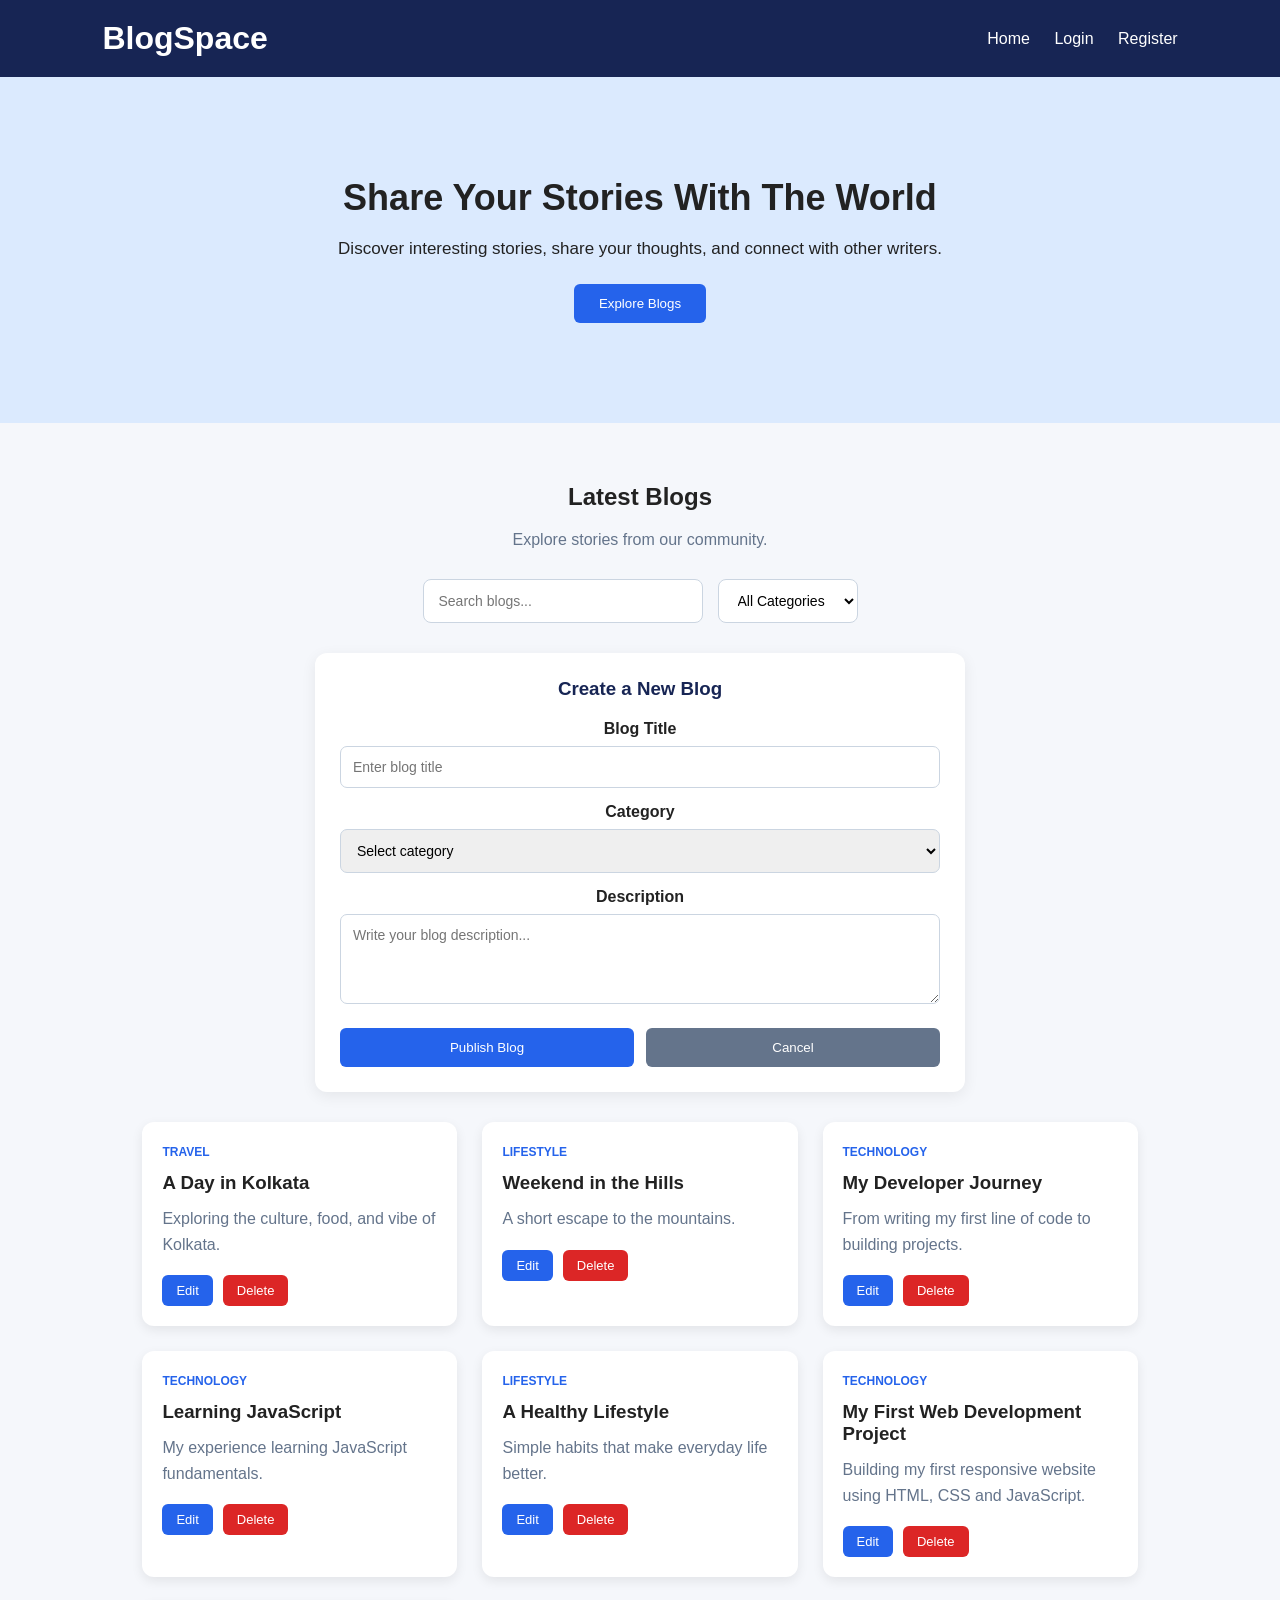
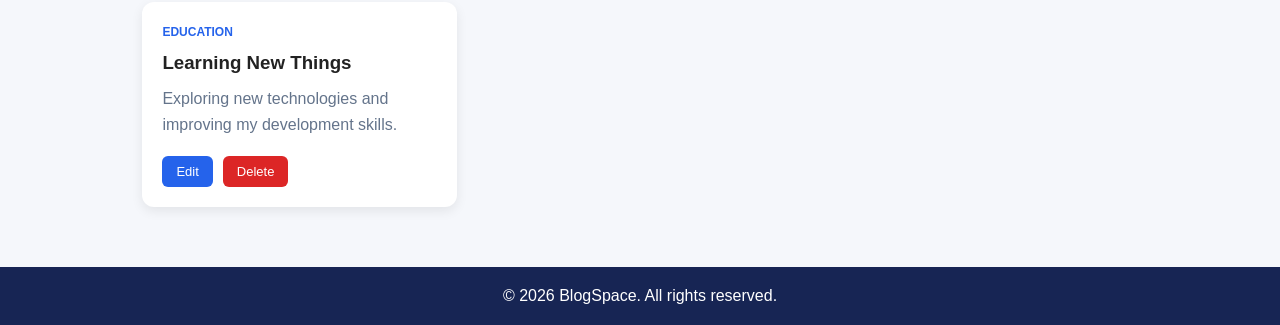
<file: index.html>
<!DOCTYPE html>
<html lang="en">
<head>
    <meta charset="UTF-8">
    <meta name="viewport" content="width=device-width, initial-scale=1.0">

    <title>BlogSpace | Home</title>

    <link rel="stylesheet" href="css/style.css">
</head>
<body>

    <header>
        <h1>BlogSpace</h1>

        <nav>
            <a href="index.html">Home</a>
            <a href="login.html">Login</a>
            <a href="register.html">Register</a>
        </nav>
    </header>

    <main>
        <section class="hero">
            <h2>Share Your Stories With The World</h2>

            <p>
                Discover interesting stories, share your thoughts,
                and connect with other writers.
            </p>

            <button id="exploreBtn">Explore Blogs</button>
        </section>

        

<section class="blogs" id="blogs">
    <h2>Latest Blogs</h2>

    <p class="section-description">
        Explore stories from our community.
    </p>

    <div class="blog-controls">
        <input
            type="search"
            id="searchInput"
            placeholder="Search blogs..."
        >

        <select id="categoryFilter">
            <option value="All">All Categories</option>
            <option value="Travel">Travel</option>
            <option value="Lifestyle">Lifestyle</option>
            <option value="Technology">Technology</option>
        </select>
    </div>

    
<!-- CREATE / EDIT BLOG FORM -->

<div class="blog-editor" id="blogEditor">

    <h3 id="editorTitle">Create a New Blog</h3>

    <form id="blogForm">

        <label for="blogTitle">Blog Title</label>
        <input
            type="text"
            id="blogTitle"
            placeholder="Enter blog title"
            required
            minlength="3"
        >

        <label for="blogCategory">Category</label>
        <select id="blogCategory" required>
            <option value="">Select category</option>
            <option value="Travel">Travel</option>
            <option value="Lifestyle">Lifestyle</option>
            <option value="Technology">Technology</option>
            <option value="Education">Education</option>
        </select>

        <label for="blogDescription">Description</label>
        <textarea
            id="blogDescription"
            placeholder="Write your blog description..."
            required
            minlength="10"
            rows="4"
        ></textarea>

        <div class="editor-actions">
            <button type="submit" id="saveBlogBtn">
                Publish Blog
            </button>

            <button type="button" id="cancelEditBtn">
                Cancel
            </button>
        </div>

    </form>
    
<div
    id="statusMessage"
    class="status-message"
    role="status"
    aria-live="polite"
></div>


</div>


    <div class="blog-grid" id="blogGrid">
        <!-- JavaScript will insert blog cards here -->
    </div>

    <p id="emptyMessage" hidden>
        No blogs found. Try another search!
    </p>
</section>


    </main>

    <footer>
        <p>&copy; 2026 BlogSpace. All rights reserved.</p>
    </footer>

    <script src="js/main.js"></script>

</body>
</html>
</file>
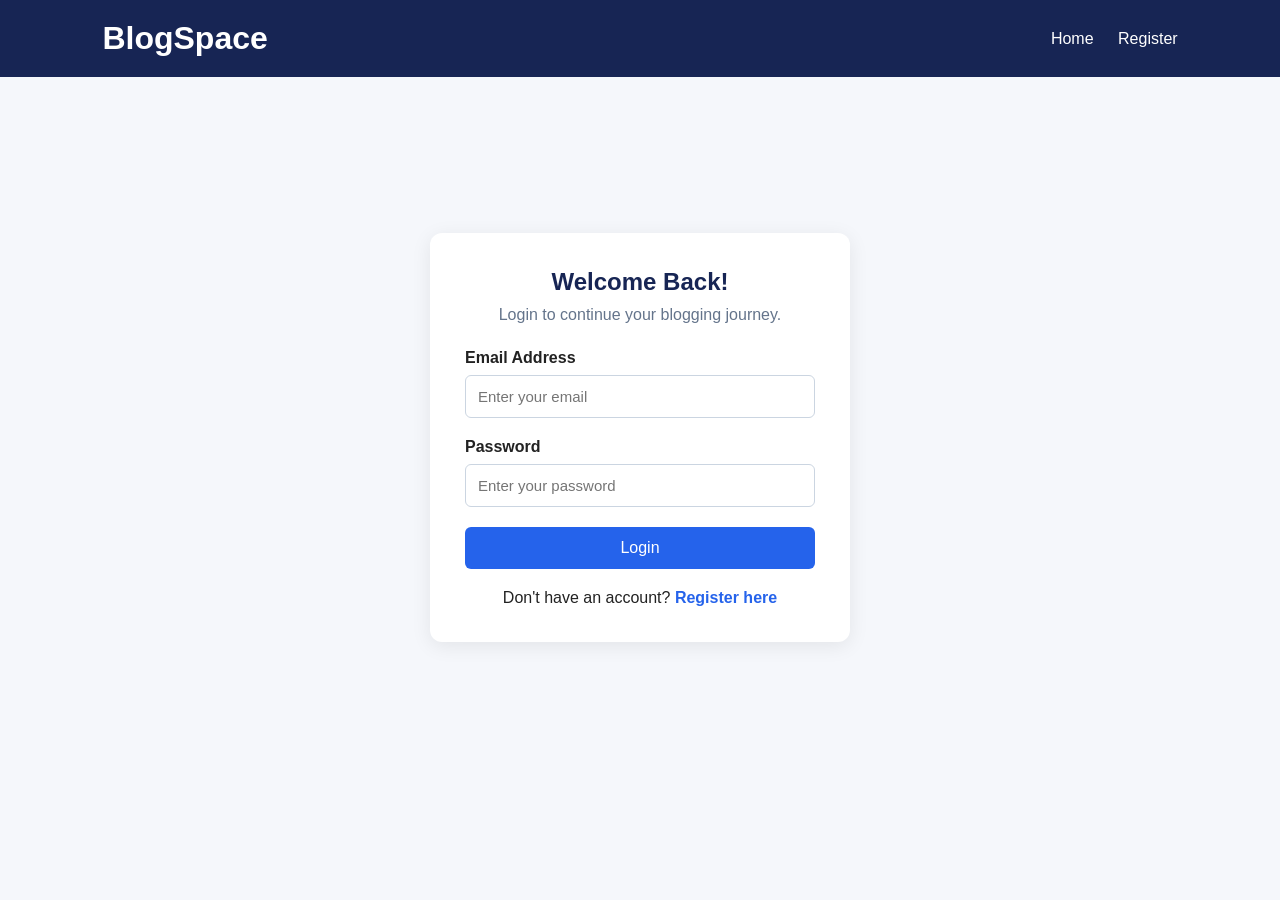
<file: login.html>
<!DOCTYPE html>
<html lang="en">
<head>
    <meta charset="UTF-8">
    <meta name="viewport" content="width=device-width, initial-scale=1.0">
    <title>Login | BlogSpace</title>
    <link rel="stylesheet" href="css/style.css">
</head>
<body>

    <header>
        <h1>BlogSpace</h1>
        <nav>
            <a href="index.html">Home</a>
            <a href="register.html">Register</a>
        </nav>
    </header>

    <main class="auth-container">
        <form class="auth-form" id="loginForm">

            <h2>Welcome Back!</h2>
            <p>Login to continue your blogging journey.</p>

            <label for="loginEmail">Email Address</label>
            <input
                type="email"
                id="loginEmail"
                placeholder="Enter your email"
                required
            >

            <label for="loginPassword">Password</label>
            <input
                type="password"
                id="loginPassword"
                placeholder="Enter your password"
                required
                minlength="6"
            >

            <button type="submit">Login</button>

            <p id="loginMessage" class="form-message"
               aria-live="polite"></p>

            <p class="auth-link">
                Don't have an account?
                <a href="register.html">Register here</a>
            </p>

        </form>
    </main>

    <script src="js/auth.js"></script>
</body>
</html>
</file>
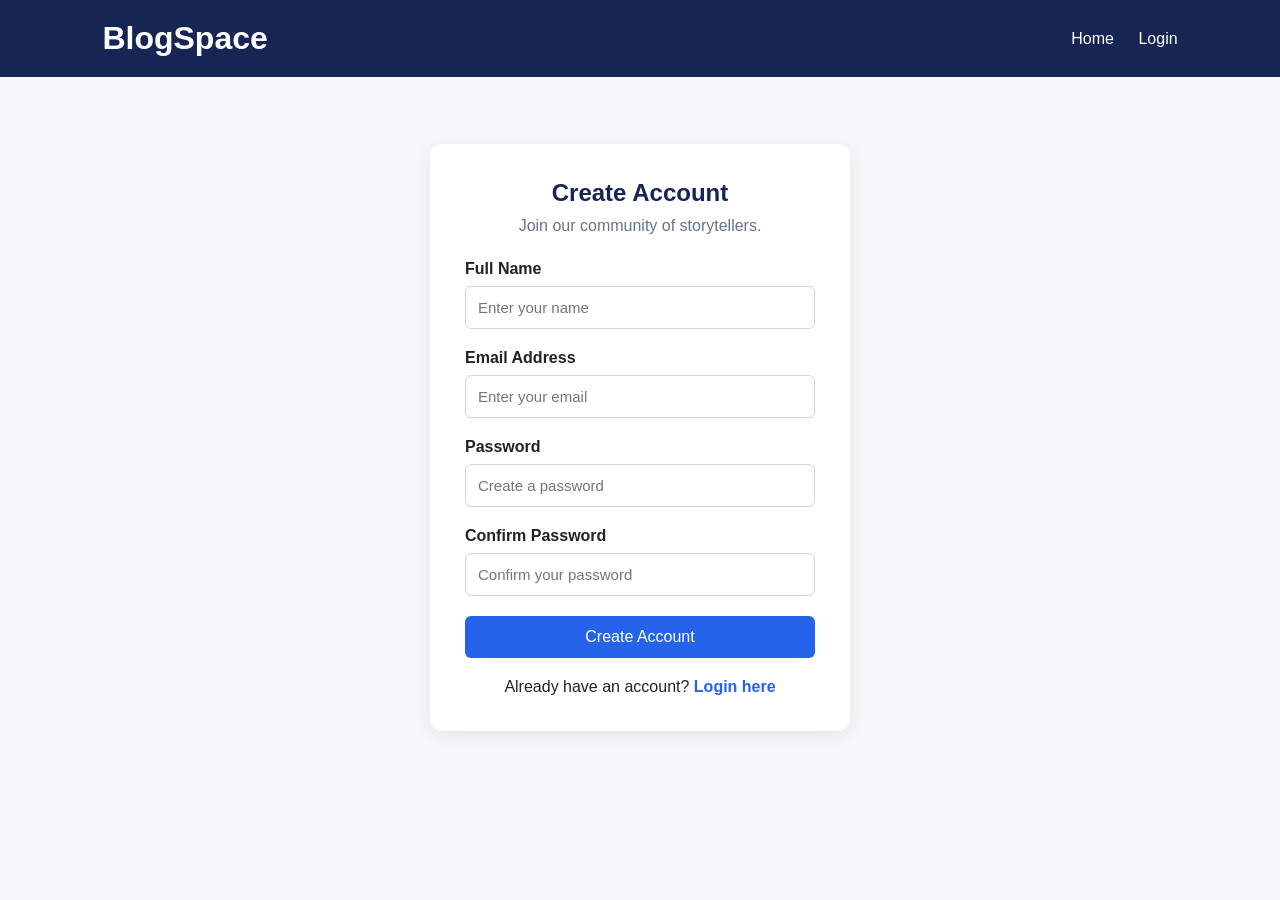
<file: register.html>
<!DOCTYPE html>
<html lang="en">
<head>
    <meta charset="UTF-8">
    <meta name="viewport" content="width=device-width, initial-scale=1.0">
    <title>Register | BlogSpace</title>
    <link rel="stylesheet" href="css/style.css">
</head>
<body>

    <header>
        <h1>BlogSpace</h1>
        <nav>
            <a href="index.html">Home</a>
            <a href="login.html">Login</a>
        </nav>
    </header>

    <main class="auth-container">
        <form class="auth-form" id="registerForm">

            <h2>Create Account</h2>
            <p>Join our community of storytellers.</p>

            <label for="fullName">Full Name</label>
            <input
                type="text"
                id="fullName"
                placeholder="Enter your name"
                required
                minlength="2"
            >

            <label for="registerEmail">Email Address</label>
            <input
                type="email"
                id="registerEmail"
                placeholder="Enter your email"
                required
            >

            <label for="registerPassword">Password</label>
            <input
                type="password"
                id="registerPassword"
                placeholder="Create a password"
                required
                minlength="6"
            >

            <label for="confirmPassword">Confirm Password</label>
            <input
                type="password"
                id="confirmPassword"
                placeholder="Confirm your password"
                required
                minlength="6"
            >

            <button type="submit">Create Account</button>

            <p id="registerMessage" class="form-message"
               aria-live="polite"></p>

            <p class="auth-link">
                Already have an account?
                <a href="login.html">Login here</a>
            </p>

        </form>
    </main>

    <script src="js/auth.js"></script>
</body>
</html>
</file>
<file: css/style.css>
/* Reset default browser spacing */
* {
    margin: 0;
    padding: 0;
    box-sizing: border-box;
}

/* General styling */
body {
    font-family: Arial, sans-serif;
    background-color: #f5f7fb;
    color: #222;
}

/* Header */
header {
    background-color: #172554;
    color: white;
    padding: 20px 8%;

    display: flex;
    justify-content: space-between;
    align-items: center;
}

nav a {
    color: white;
    text-decoration: none;
    margin-left: 20px;
}

/* Hero section */
.hero {
    text-align: center;
    padding: 100px 20px;
    background-color: #dbeafe;
}

.hero h2 {
    font-size: 36px;
    margin-bottom: 20px;
}

.hero p {
    font-size: 17px;
    margin-bottom: 25px;
}

/* Button */
button {
    background-color: #2563eb;
    color: white;
    border: none;
    padding: 12px 25px;
    border-radius: 6px;
    cursor: pointer;
}

button:hover {
    background-color: #1d4ed8;
}

/* Blogs section */
.blogs {
    padding: 60px 8%;
    text-align: center;
}

.blogs h2 {
    margin-bottom: 20px;
}

/* Footer */
footer {
    text-align: center;
    background-color: #172554;
    color: white;
    padding: 20px;
}

/* Responsive design */
@media (max-width: 600px) {
    header {
        flex-direction: column;
        gap: 15px;
    }

    .hero h2 {
        font-size: 26px;
    }
}


/* Navigation hover effect */
nav a:hover {
    color: #93c5fd;
}

/* Blogs section */
.blogs {
    max-width: 1200px;
    margin: auto;
}

.section-description {
    color: #64748b;
    margin-bottom: 30px;
}

/* Blog grid */
.blog-grid {
    display: grid;
    grid-template-columns: repeat(
        auto-fit,
        minmax(250px, 1fr)
    );
    gap: 25px;
    margin-top: 30px;
}

/* Blog card */
.blog-card {
    background: white;
    border-radius: 12px;
    overflow: hidden;
    box-shadow: 0 4px 12px rgba(0, 0, 0, 0.08);
    transition: transform 0.3s ease;
}

.blog-card:hover {
    transform: translateY(-6px);
}

/* Card cover */
.blog-cover {
    height: 150px;
    display: flex;
    justify-content: center;
    align-items: center;
    font-size: 55px;
}

.cover-one {
    background: #bfdbfe;
}

.cover-two {
    background: #bbf7d0;
}

.cover-three {
    background: #ddd6fe;
}

/* Card content */
.card-content {
    padding: 20px;
    text-align: left;
}

.category {
    color: #2563eb;
    font-size: 12px;
    font-weight: bold;
    text-transform: uppercase;
}

.card-content h3 {
    margin: 12px 0;
}

.card-content p {
    color: #64748b;
    line-height: 1.6;
    margin-bottom: 15px;
}

.read-more {
    color: #2563eb;
    text-decoration: none;
    font-weight: bold;
}

/* Responsive layout */
@media (max-width: 600px) {
    .blog-grid {
        grid-template-columns: 1fr;
    }

    .blogs {
        padding: 40px 20px;
    }
}


/* Authentication pages */

.auth-container {
    min-height: 80vh;
    display: flex;
    justify-content: center;
    align-items: center;
    padding: 40px 20px;
}

.auth-form {
    background: white;
    width: 100%;
    max-width: 420px;
    padding: 35px;
    border-radius: 12px;
    box-shadow: 0 4px 20px rgba(0, 0, 0, 0.08);
}

.auth-form h2 {
    text-align: center;
    margin-bottom: 10px;
    color: #172554;
}

.auth-form > p:first-of-type {
    text-align: center;
    color: #64748b;
    margin-bottom: 25px;
}

.auth-form label {
    display: block;
    margin-bottom: 8px;
    font-weight: bold;
}

.auth-form input {
    width: 100%;
    padding: 12px;
    border: 1px solid #cbd5e1;
    border-radius: 6px;
    margin-bottom: 20px;
    font-size: 15px;
}

.auth-form input:focus {
    outline: 2px solid #93c5fd;
    border-color: #2563eb;
}

.auth-form button {
    width: 100%;
    font-size: 16px;
}

.auth-link {
    margin-top: 20px;
    text-align: center;
}

.auth-link a {
    color: #2563eb;
    text-decoration: none;
    font-weight: bold;
}

.form-message {
    margin-top: 15px;
    text-align: center;
    font-size: 14px;
}

.form-message.error {
    color: #dc2626;
}

.form-message.success {
    color: #15803d;
}


/* Search and filter controls */

.blog-controls {
    display: flex;
    justify-content: center;
    gap: 15px;
    margin: 25px 0;
    flex-wrap: wrap;
}

.blog-controls input,
.blog-controls select {
    padding: 12px 15px;
    border: 1px solid #cbd5e1;
    border-radius: 8px;
    font-size: 14px;
    background: white;
}

.blog-controls input {
    width: 280px;
}

.blog-controls select {
    cursor: pointer;
}

.blog-controls input:focus,
.blog-controls select:focus {
    outline: 2px solid #93c5fd;
}

#emptyMessage {
    color: #64748b;
    text-align: center;
    padding: 30px;
}

#emptyMessage[hidden] {
    display: none;
}

@media (max-width: 600px) {
    .blog-controls {
        flex-direction: column;
    }

    .blog-controls input,
    .blog-controls select {
        width: 100%;
    }
}


/* BLOG EDITOR */

.blog-editor {
    max-width: 650px;
    margin: 30px auto;
    padding: 25px;
    background: white;
    border-radius: 12px;
    box-shadow: 0 4px 15px rgba(0, 0, 0, 0.07);
}

.blog-editor h3 {
    margin-bottom: 20px;
    color: #172554;
}

.blog-editor label {
    display: block;
    font-weight: bold;
    margin: 15px 0 8px;
}

.blog-editor input,
.blog-editor select,
.blog-editor textarea {
    width: 100%;
    padding: 12px;
    border: 1px solid #cbd5e1;
    border-radius: 7px;
    font-family: inherit;
    font-size: 14px;
}

.blog-editor textarea {
    resize: vertical;
}

.editor-actions {
    display: flex;
    gap: 12px;
    margin-top: 20px;
}

.editor-actions button {
    flex: 1;
}

#cancelEditBtn {
    background: #64748b;
}

/* BLOG CARD ACTIONS */

.card-actions {
    display: flex;
    gap: 10px;
    margin-top: 18px;
}

.card-actions button {
    padding: 8px 14px;
    font-size: 13px;
}

.edit-btn {
    background: #2563eb;
}

.delete-btn {
    background: #dc2626;
}

.edit-btn:hover {
    background: #1d4ed8;
}

.delete-btn:hover {
    background: #b91c1c;
}

@media (max-width: 600px) {
    .blog-editor {
        padding: 18px;
    }

    .editor-actions {
        flex-direction: column;
    }
}


/* USER FEEDBACK */

.status-message {
    max-width: 650px;
    margin: 15px auto;
    padding: 12px 16px;
    border-radius: 8px;
    font-size: 14px;
    font-weight: 600;
    display: none;
}

.status-message.success {
    display: block;
    background: #dcfce7;
    color: #166534;
    border: 1px solid #86efac;
}

.status-message.error {
    display: block;
    background: #fee2e2;
    color: #991b1b;
    border: 1px solid #fca5a5;
}
</file>
